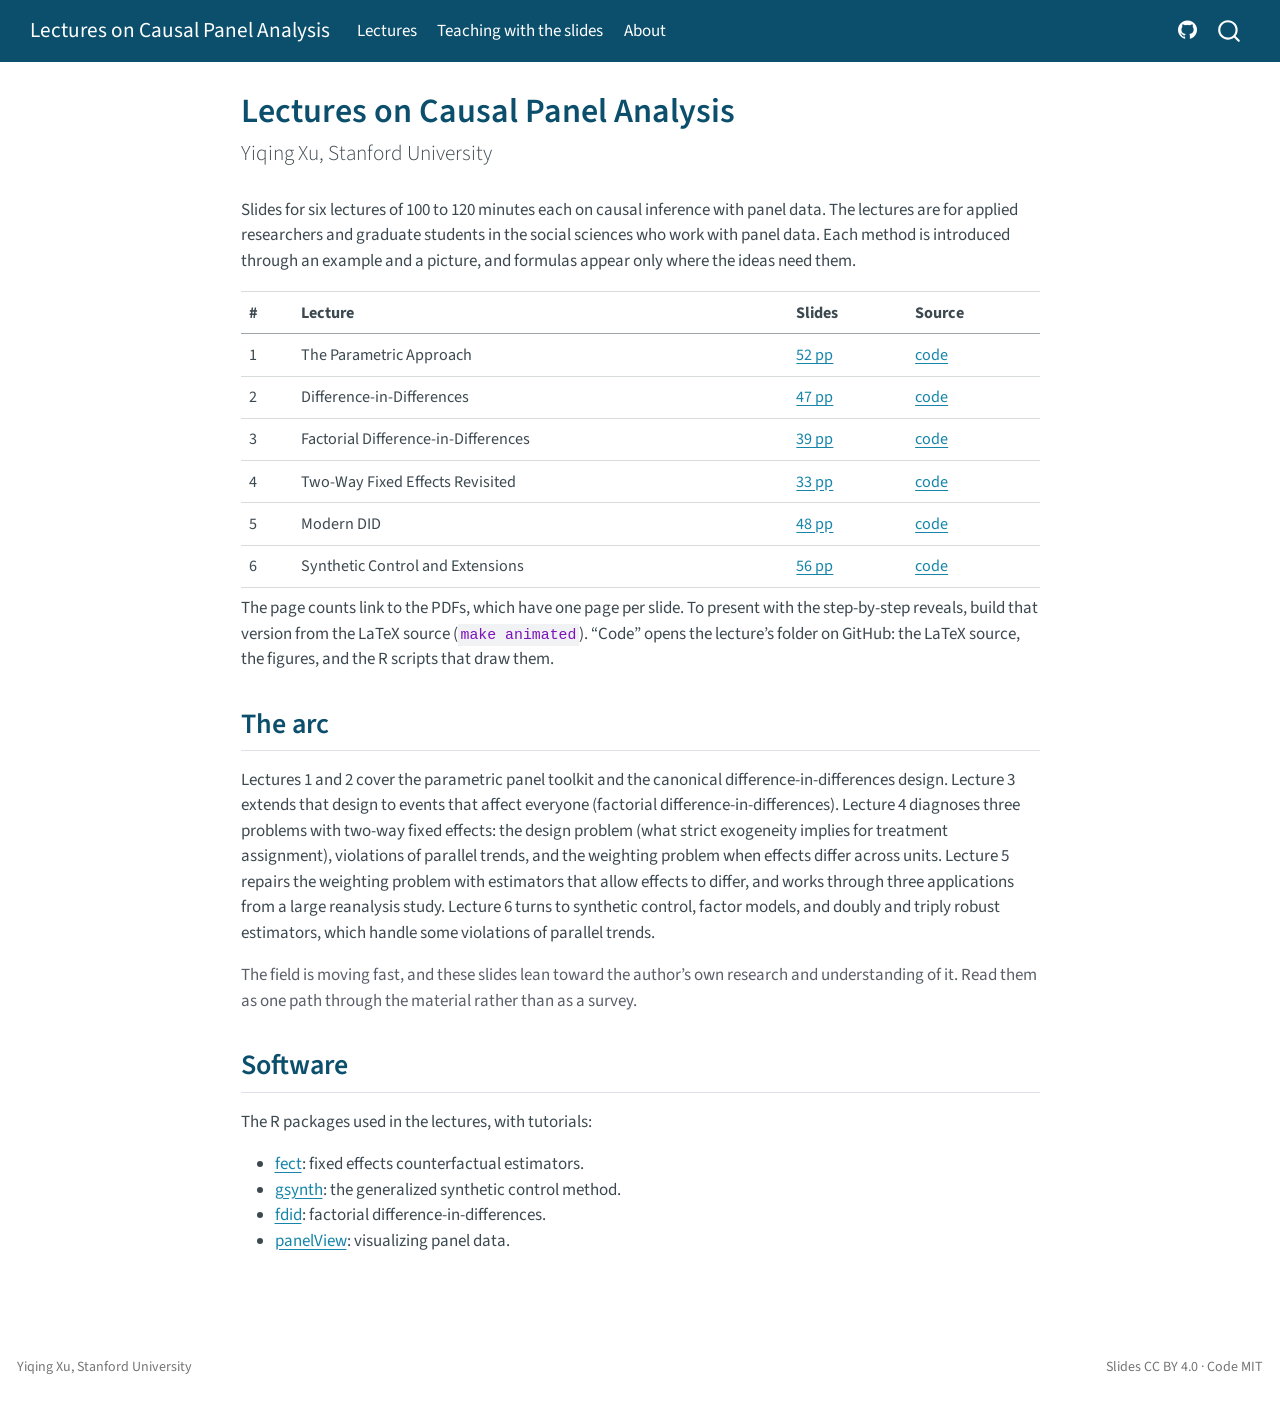
<file: docs/index.html>
<!DOCTYPE html>
<html xmlns="http://www.w3.org/1999/xhtml" lang="en" xml:lang="en"><head>

<meta charset="utf-8">
<meta name="generator" content="quarto-1.8.27">

<meta name="viewport" content="width=device-width, initial-scale=1.0, user-scalable=yes">


<title>Lectures on Causal Panel Analysis</title>
<style>
code{white-space: pre-wrap;}
span.smallcaps{font-variant: small-caps;}
div.columns{display: flex; gap: min(4vw, 1.5em);}
div.column{flex: auto; overflow-x: auto;}
div.hanging-indent{margin-left: 1.5em; text-indent: -1.5em;}
ul.task-list{list-style: none;}
ul.task-list li input[type="checkbox"] {
  width: 0.8em;
  margin: 0 0.8em 0.2em -1em; /* quarto-specific, see https://github.com/quarto-dev/quarto-cli/issues/4556 */ 
  vertical-align: middle;
}
</style>


<script src="site_libs/quarto-nav/quarto-nav.js"></script>
<script src="site_libs/quarto-nav/headroom.min.js"></script>
<script src="site_libs/clipboard/clipboard.min.js"></script>
<script src="site_libs/quarto-search/autocomplete.umd.js"></script>
<script src="site_libs/quarto-search/fuse.min.js"></script>
<script src="site_libs/quarto-search/quarto-search.js"></script>
<meta name="quarto:offset" content="./">
<script src="site_libs/quarto-html/quarto.js" type="module"></script>
<script src="site_libs/quarto-html/tabsets/tabsets.js" type="module"></script>
<script src="site_libs/quarto-html/axe/axe-check.js" type="module"></script>
<script src="site_libs/quarto-html/popper.min.js"></script>
<script src="site_libs/quarto-html/tippy.umd.min.js"></script>
<script src="site_libs/quarto-html/anchor.min.js"></script>
<link href="site_libs/quarto-html/tippy.css" rel="stylesheet">
<link href="site_libs/quarto-html/quarto-syntax-highlighting-ed96de9b727972fe78a7b5d16c58bf87.css" rel="stylesheet" id="quarto-text-highlighting-styles">
<script src="site_libs/bootstrap/bootstrap.min.js"></script>
<link href="site_libs/bootstrap/bootstrap-icons.css" rel="stylesheet">
<link href="site_libs/bootstrap/bootstrap-78ea533cc05f068583184521e88d4145.min.css" rel="stylesheet" append-hash="true" id="quarto-bootstrap" data-mode="light">
<script id="quarto-search-options" type="application/json">{
  "location": "navbar",
  "copy-button": false,
  "collapse-after": 3,
  "panel-placement": "end",
  "type": "overlay",
  "limit": 50,
  "keyboard-shortcut": [
    "f",
    "/",
    "s"
  ],
  "show-item-context": false,
  "language": {
    "search-no-results-text": "No results",
    "search-matching-documents-text": "matching documents",
    "search-copy-link-title": "Copy link to search",
    "search-hide-matches-text": "Hide additional matches",
    "search-more-match-text": "more match in this document",
    "search-more-matches-text": "more matches in this document",
    "search-clear-button-title": "Clear",
    "search-text-placeholder": "",
    "search-detached-cancel-button-title": "Cancel",
    "search-submit-button-title": "Submit",
    "search-label": "Search"
  }
}</script>


</head>

<body class="nav-fixed fullcontent quarto-light">

<div id="quarto-search-results"></div>
  <header id="quarto-header" class="headroom fixed-top">
    <nav class="navbar navbar-expand-lg " data-bs-theme="dark">
      <div class="navbar-container container-fluid">
      <div class="navbar-brand-container mx-auto">
    <a class="navbar-brand" href="./index.html">
    <span class="navbar-title">Lectures on Causal Panel Analysis</span>
    </a>
  </div>
            <div id="quarto-search" class="" title="Search"></div>
          <button class="navbar-toggler" type="button" data-bs-toggle="collapse" data-bs-target="#navbarCollapse" aria-controls="navbarCollapse" role="menu" aria-expanded="false" aria-label="Toggle navigation" onclick="if (window.quartoToggleHeadroom) { window.quartoToggleHeadroom(); }">
  <span class="navbar-toggler-icon"></span>
</button>
          <div class="collapse navbar-collapse" id="navbarCollapse">
            <ul class="navbar-nav navbar-nav-scroll me-auto">
  <li class="nav-item">
    <a class="nav-link active" href="./index.html" aria-current="page"> 
<span class="menu-text">Lectures</span></a>
  </li>  
  <li class="nav-item">
    <a class="nav-link" href="./teaching.html"> 
<span class="menu-text">Teaching with the slides</span></a>
  </li>  
  <li class="nav-item">
    <a class="nav-link" href="./about.html"> 
<span class="menu-text">About</span></a>
  </li>  
</ul>
            <ul class="navbar-nav navbar-nav-scroll ms-auto">
  <li class="nav-item compact">
    <a class="nav-link" href="https://github.com/xuyiqing/panel-lectures"> <i class="bi bi-github" role="img" aria-label="GitHub repository">
</i> 
<span class="menu-text"></span></a>
  </li>  
</ul>
          </div> <!-- /navcollapse -->
            <div class="quarto-navbar-tools">
</div>
      </div> <!-- /container-fluid -->
    </nav>
</header>
<!-- content -->
<div id="quarto-content" class="quarto-container page-columns page-rows-contents page-layout-article page-navbar">
<!-- sidebar -->
<!-- margin-sidebar -->
    
<!-- main -->
<main class="content" id="quarto-document-content">

<header id="title-block-header" class="quarto-title-block default">
<div class="quarto-title">
<h1 class="title">Lectures on Causal Panel Analysis</h1>
<p class="subtitle lead">Yiqing Xu, Stanford University</p>
</div>



<div class="quarto-title-meta">

    
  
    
  </div>
  


</header>


<p>Slides for six lectures of 100 to 120 minutes each on causal inference with panel data. The lectures are for applied researchers and graduate students in the social sciences who work with panel data. Each method is introduced through an example and a picture, and formulas appear only where the ideas need them.</p>
<table class="caption-top table">
<thead>
<tr class="header">
<th>#</th>
<th>Lecture</th>
<th>Slides</th>
<th>Source</th>
</tr>
</thead>
<tbody>
<tr class="odd">
<td>1</td>
<td>The Parametric Approach</td>
<td><a href="https://yiqingxu.org/public/panel-lectures/handout/Xu_1parametric_handout.pdf">52 pp</a></td>
<td><a href="https://github.com/xuyiqing/panel-lectures/tree/main/01-parametric">code</a></td>
</tr>
<tr class="even">
<td>2</td>
<td>Difference-in-Differences</td>
<td><a href="https://yiqingxu.org/public/panel-lectures/handout/Xu_2did_handout.pdf">47 pp</a></td>
<td><a href="https://github.com/xuyiqing/panel-lectures/tree/main/02-did">code</a></td>
</tr>
<tr class="odd">
<td>3</td>
<td>Factorial Difference-in-Differences</td>
<td><a href="https://yiqingxu.org/public/panel-lectures/handout/Xu_3fdid_handout.pdf">39 pp</a></td>
<td><a href="https://github.com/xuyiqing/panel-lectures/tree/main/03-fdid">code</a></td>
</tr>
<tr class="even">
<td>4</td>
<td>Two-Way Fixed Effects Revisited</td>
<td><a href="https://yiqingxu.org/public/panel-lectures/handout/Xu_4twfe_handout.pdf">33 pp</a></td>
<td><a href="https://github.com/xuyiqing/panel-lectures/tree/main/04-twfe">code</a></td>
</tr>
<tr class="odd">
<td>5</td>
<td>Modern DID</td>
<td><a href="https://yiqingxu.org/public/panel-lectures/handout/Xu_5modern_handout.pdf">48 pp</a></td>
<td><a href="https://github.com/xuyiqing/panel-lectures/tree/main/05-modern">code</a></td>
</tr>
<tr class="even">
<td>6</td>
<td>Synthetic Control and Extensions</td>
<td><a href="https://yiqingxu.org/public/panel-lectures/handout/Xu_6synth_handout.pdf">56 pp</a></td>
<td><a href="https://github.com/xuyiqing/panel-lectures/tree/main/06-synth">code</a></td>
</tr>
</tbody>
</table>
<p>The page counts link to the PDFs, which have one page per slide. To present with the step-by-step reveals, build that version from the LaTeX source (<code>make animated</code>). “Code” opens the lecture’s folder on GitHub: the LaTeX source, the figures, and the R scripts that draw them.</p>
<section id="the-arc" class="level2">
<h2 class="anchored" data-anchor-id="the-arc">The arc</h2>
<p>Lectures 1 and 2 cover the parametric panel toolkit and the canonical difference-in-differences design. Lecture 3 extends that design to events that affect everyone (factorial difference-in-differences). Lecture 4 diagnoses three problems with two-way fixed effects: the design problem (what strict exogeneity implies for treatment assignment), violations of parallel trends, and the weighting problem when effects differ across units. Lecture 5 repairs the weighting problem with estimators that allow effects to differ, and works through three applications from a large reanalysis study. Lecture 6 turns to synthetic control, factor models, and doubly and triply robust estimators, which handle some violations of parallel trends.</p>
<div class="lead-note">
<p>The field is moving fast, and these slides lean toward the author’s own research and understanding of it. Read them as one path through the material rather than as a survey.</p>
</div>
</section>
<section id="software" class="level2">
<h2 class="anchored" data-anchor-id="software">Software</h2>
<p>The R packages used in the lectures, with tutorials:</p>
<ul>
<li><a href="https://yiqingxu.org/packages/fect/">fect</a>: fixed effects counterfactual estimators.</li>
<li><a href="https://yiqingxu.org/packages/gsynth/">gsynth</a>: the generalized synthetic control method.</li>
<li><a href="https://yiqingxu.org/packages/fdid/">fdid</a>: factorial difference-in-differences.</li>
<li><a href="https://yiqingxu.org/packages/panelView/">panelView</a>: visualizing panel data.</li>
</ul>


</section>

</main> <!-- /main -->
<script>
// Every link in the page body opens in a new tab (Yiqing, 2026-10-17), and so do the navbar's
// links to other sites (YouTube, GitHub); the navbar's own pages open in the same tab.
function newTab(a) { a.target = '_blank'; a.rel = 'noopener'; }
document.querySelectorAll('main a[href]').forEach(function (a) {
  var h = a.getAttribute('href');
  if (h && h.charAt(0) !== '#') newTab(a);
});
document.querySelectorAll('.navbar a[href]').forEach(function (a) {
  if (a.host && a.host !== location.host) newTab(a);
});
</script>
<script id="quarto-html-after-body" type="application/javascript">
  window.document.addEventListener("DOMContentLoaded", function (event) {
    const icon = "";
    const anchorJS = new window.AnchorJS();
    anchorJS.options = {
      placement: 'right',
      icon: icon
    };
    anchorJS.add('.anchored');
    const isCodeAnnotation = (el) => {
      for (const clz of el.classList) {
        if (clz.startsWith('code-annotation-')) {                     
          return true;
        }
      }
      return false;
    }
    const onCopySuccess = function(e) {
      // button target
      const button = e.trigger;
      // don't keep focus
      button.blur();
      // flash "checked"
      button.classList.add('code-copy-button-checked');
      var currentTitle = button.getAttribute("title");
      button.setAttribute("title", "Copied!");
      let tooltip;
      if (window.bootstrap) {
        button.setAttribute("data-bs-toggle", "tooltip");
        button.setAttribute("data-bs-placement", "left");
        button.setAttribute("data-bs-title", "Copied!");
        tooltip = new bootstrap.Tooltip(button, 
          { trigger: "manual", 
            customClass: "code-copy-button-tooltip",
            offset: [0, -8]});
        tooltip.show();    
      }
      setTimeout(function() {
        if (tooltip) {
          tooltip.hide();
          button.removeAttribute("data-bs-title");
          button.removeAttribute("data-bs-toggle");
          button.removeAttribute("data-bs-placement");
        }
        button.setAttribute("title", currentTitle);
        button.classList.remove('code-copy-button-checked');
      }, 1000);
      // clear code selection
      e.clearSelection();
    }
    const getTextToCopy = function(trigger) {
      const outerScaffold = trigger.parentElement.cloneNode(true);
      const codeEl = outerScaffold.querySelector('code');
      for (const childEl of codeEl.children) {
        if (isCodeAnnotation(childEl)) {
          childEl.remove();
        }
      }
      return codeEl.innerText;
    }
    const clipboard = new window.ClipboardJS('.code-copy-button:not([data-in-quarto-modal])', {
      text: getTextToCopy
    });
    clipboard.on('success', onCopySuccess);
    if (window.document.getElementById('quarto-embedded-source-code-modal')) {
      const clipboardModal = new window.ClipboardJS('.code-copy-button[data-in-quarto-modal]', {
        text: getTextToCopy,
        container: window.document.getElementById('quarto-embedded-source-code-modal')
      });
      clipboardModal.on('success', onCopySuccess);
    }
      var localhostRegex = new RegExp(/^(?:http|https):\/\/localhost\:?[0-9]*\//);
      var mailtoRegex = new RegExp(/^mailto:/);
        var filterRegex = new RegExp("https:\/\/teaching\.yiqingxu\.org\/panel-lectures\/");
      var isInternal = (href) => {
          return filterRegex.test(href) || localhostRegex.test(href) || mailtoRegex.test(href);
      }
      // Inspect non-navigation links and adorn them if external
     var links = window.document.querySelectorAll('a[href]:not(.nav-link):not(.navbar-brand):not(.toc-action):not(.sidebar-link):not(.sidebar-item-toggle):not(.pagination-link):not(.no-external):not([aria-hidden]):not(.dropdown-item):not(.quarto-navigation-tool):not(.about-link)');
      for (var i=0; i<links.length; i++) {
        const link = links[i];
        if (!isInternal(link.href)) {
          // undo the damage that might have been done by quarto-nav.js in the case of
          // links that we want to consider external
          if (link.dataset.originalHref !== undefined) {
            link.href = link.dataset.originalHref;
          }
        }
      }
    function tippyHover(el, contentFn, onTriggerFn, onUntriggerFn) {
      const config = {
        allowHTML: true,
        maxWidth: 500,
        delay: 100,
        arrow: false,
        appendTo: function(el) {
            return el.parentElement;
        },
        interactive: true,
        interactiveBorder: 10,
        theme: 'quarto',
        placement: 'bottom-start',
      };
      if (contentFn) {
        config.content = contentFn;
      }
      if (onTriggerFn) {
        config.onTrigger = onTriggerFn;
      }
      if (onUntriggerFn) {
        config.onUntrigger = onUntriggerFn;
      }
      window.tippy(el, config); 
    }
    const noterefs = window.document.querySelectorAll('a[role="doc-noteref"]');
    for (var i=0; i<noterefs.length; i++) {
      const ref = noterefs[i];
      tippyHover(ref, function() {
        // use id or data attribute instead here
        let href = ref.getAttribute('data-footnote-href') || ref.getAttribute('href');
        try { href = new URL(href).hash; } catch {}
        const id = href.replace(/^#\/?/, "");
        const note = window.document.getElementById(id);
        if (note) {
          return note.innerHTML;
        } else {
          return "";
        }
      });
    }
    const xrefs = window.document.querySelectorAll('a.quarto-xref');
    const processXRef = (id, note) => {
      // Strip column container classes
      const stripColumnClz = (el) => {
        el.classList.remove("page-full", "page-columns");
        if (el.children) {
          for (const child of el.children) {
            stripColumnClz(child);
          }
        }
      }
      stripColumnClz(note)
      if (id === null || id.startsWith('sec-')) {
        // Special case sections, only their first couple elements
        const container = document.createElement("div");
        if (note.children && note.children.length > 2) {
          container.appendChild(note.children[0].cloneNode(true));
          for (let i = 1; i < note.children.length; i++) {
            const child = note.children[i];
            if (child.tagName === "P" && child.innerText === "") {
              continue;
            } else {
              container.appendChild(child.cloneNode(true));
              break;
            }
          }
          if (window.Quarto?.typesetMath) {
            window.Quarto.typesetMath(container);
          }
          return container.innerHTML
        } else {
          if (window.Quarto?.typesetMath) {
            window.Quarto.typesetMath(note);
          }
          return note.innerHTML;
        }
      } else {
        // Remove any anchor links if they are present
        const anchorLink = note.querySelector('a.anchorjs-link');
        if (anchorLink) {
          anchorLink.remove();
        }
        if (window.Quarto?.typesetMath) {
          window.Quarto.typesetMath(note);
        }
        if (note.classList.contains("callout")) {
          return note.outerHTML;
        } else {
          return note.innerHTML;
        }
      }
    }
    for (var i=0; i<xrefs.length; i++) {
      const xref = xrefs[i];
      tippyHover(xref, undefined, function(instance) {
        instance.disable();
        let url = xref.getAttribute('href');
        let hash = undefined; 
        if (url.startsWith('#')) {
          hash = url;
        } else {
          try { hash = new URL(url).hash; } catch {}
        }
        if (hash) {
          const id = hash.replace(/^#\/?/, "");
          const note = window.document.getElementById(id);
          if (note !== null) {
            try {
              const html = processXRef(id, note.cloneNode(true));
              instance.setContent(html);
            } finally {
              instance.enable();
              instance.show();
            }
          } else {
            // See if we can fetch this
            fetch(url.split('#')[0])
            .then(res => res.text())
            .then(html => {
              const parser = new DOMParser();
              const htmlDoc = parser.parseFromString(html, "text/html");
              const note = htmlDoc.getElementById(id);
              if (note !== null) {
                const html = processXRef(id, note);
                instance.setContent(html);
              } 
            }).finally(() => {
              instance.enable();
              instance.show();
            });
          }
        } else {
          // See if we can fetch a full url (with no hash to target)
          // This is a special case and we should probably do some content thinning / targeting
          fetch(url)
          .then(res => res.text())
          .then(html => {
            const parser = new DOMParser();
            const htmlDoc = parser.parseFromString(html, "text/html");
            const note = htmlDoc.querySelector('main.content');
            if (note !== null) {
              // This should only happen for chapter cross references
              // (since there is no id in the URL)
              // remove the first header
              if (note.children.length > 0 && note.children[0].tagName === "HEADER") {
                note.children[0].remove();
              }
              const html = processXRef(null, note);
              instance.setContent(html);
            } 
          }).finally(() => {
            instance.enable();
            instance.show();
          });
        }
      }, function(instance) {
      });
    }
        let selectedAnnoteEl;
        const selectorForAnnotation = ( cell, annotation) => {
          let cellAttr = 'data-code-cell="' + cell + '"';
          let lineAttr = 'data-code-annotation="' +  annotation + '"';
          const selector = 'span[' + cellAttr + '][' + lineAttr + ']';
          return selector;
        }
        const selectCodeLines = (annoteEl) => {
          const doc = window.document;
          const targetCell = annoteEl.getAttribute("data-target-cell");
          const targetAnnotation = annoteEl.getAttribute("data-target-annotation");
          const annoteSpan = window.document.querySelector(selectorForAnnotation(targetCell, targetAnnotation));
          const lines = annoteSpan.getAttribute("data-code-lines").split(",");
          const lineIds = lines.map((line) => {
            return targetCell + "-" + line;
          })
          let top = null;
          let height = null;
          let parent = null;
          if (lineIds.length > 0) {
              //compute the position of the single el (top and bottom and make a div)
              const el = window.document.getElementById(lineIds[0]);
              top = el.offsetTop;
              height = el.offsetHeight;
              parent = el.parentElement.parentElement;
            if (lineIds.length > 1) {
              const lastEl = window.document.getElementById(lineIds[lineIds.length - 1]);
              const bottom = lastEl.offsetTop + lastEl.offsetHeight;
              height = bottom - top;
            }
            if (top !== null && height !== null && parent !== null) {
              // cook up a div (if necessary) and position it 
              let div = window.document.getElementById("code-annotation-line-highlight");
              if (div === null) {
                div = window.document.createElement("div");
                div.setAttribute("id", "code-annotation-line-highlight");
                div.style.position = 'absolute';
                parent.appendChild(div);
              }
              div.style.top = top - 2 + "px";
              div.style.height = height + 4 + "px";
              div.style.left = 0;
              let gutterDiv = window.document.getElementById("code-annotation-line-highlight-gutter");
              if (gutterDiv === null) {
                gutterDiv = window.document.createElement("div");
                gutterDiv.setAttribute("id", "code-annotation-line-highlight-gutter");
                gutterDiv.style.position = 'absolute';
                const codeCell = window.document.getElementById(targetCell);
                const gutter = codeCell.querySelector('.code-annotation-gutter');
                gutter.appendChild(gutterDiv);
              }
              gutterDiv.style.top = top - 2 + "px";
              gutterDiv.style.height = height + 4 + "px";
            }
            selectedAnnoteEl = annoteEl;
          }
        };
        const unselectCodeLines = () => {
          const elementsIds = ["code-annotation-line-highlight", "code-annotation-line-highlight-gutter"];
          elementsIds.forEach((elId) => {
            const div = window.document.getElementById(elId);
            if (div) {
              div.remove();
            }
          });
          selectedAnnoteEl = undefined;
        };
          // Handle positioning of the toggle
      window.addEventListener(
        "resize",
        throttle(() => {
          elRect = undefined;
          if (selectedAnnoteEl) {
            selectCodeLines(selectedAnnoteEl);
          }
        }, 10)
      );
      function throttle(fn, ms) {
      let throttle = false;
      let timer;
        return (...args) => {
          if(!throttle) { // first call gets through
              fn.apply(this, args);
              throttle = true;
          } else { // all the others get throttled
              if(timer) clearTimeout(timer); // cancel #2
              timer = setTimeout(() => {
                fn.apply(this, args);
                timer = throttle = false;
              }, ms);
          }
        };
      }
        // Attach click handler to the DT
        const annoteDls = window.document.querySelectorAll('dt[data-target-cell]');
        for (const annoteDlNode of annoteDls) {
          annoteDlNode.addEventListener('click', (event) => {
            const clickedEl = event.target;
            if (clickedEl !== selectedAnnoteEl) {
              unselectCodeLines();
              const activeEl = window.document.querySelector('dt[data-target-cell].code-annotation-active');
              if (activeEl) {
                activeEl.classList.remove('code-annotation-active');
              }
              selectCodeLines(clickedEl);
              clickedEl.classList.add('code-annotation-active');
            } else {
              // Unselect the line
              unselectCodeLines();
              clickedEl.classList.remove('code-annotation-active');
            }
          });
        }
    const findCites = (el) => {
      const parentEl = el.parentElement;
      if (parentEl) {
        const cites = parentEl.dataset.cites;
        if (cites) {
          return {
            el,
            cites: cites.split(' ')
          };
        } else {
          return findCites(el.parentElement)
        }
      } else {
        return undefined;
      }
    };
    var bibliorefs = window.document.querySelectorAll('a[role="doc-biblioref"]');
    for (var i=0; i<bibliorefs.length; i++) {
      const ref = bibliorefs[i];
      const citeInfo = findCites(ref);
      if (citeInfo) {
        tippyHover(citeInfo.el, function() {
          var popup = window.document.createElement('div');
          citeInfo.cites.forEach(function(cite) {
            var citeDiv = window.document.createElement('div');
            citeDiv.classList.add('hanging-indent');
            citeDiv.classList.add('csl-entry');
            var biblioDiv = window.document.getElementById('ref-' + cite);
            if (biblioDiv) {
              citeDiv.innerHTML = biblioDiv.innerHTML;
            }
            popup.appendChild(citeDiv);
          });
          return popup.innerHTML;
        });
      }
    }
  });
  </script>
</div> <!-- /content -->
<footer class="footer">
  <div class="nav-footer">
    <div class="nav-footer-left">
<p>Yiqing Xu, Stanford University</p>
</div>   
    <div class="nav-footer-center">
      &nbsp;
    </div>
    <div class="nav-footer-right">
<p>Slides CC BY 4.0 · Code MIT</p>
</div>
  </div>
</footer>




</body></html>
</file>
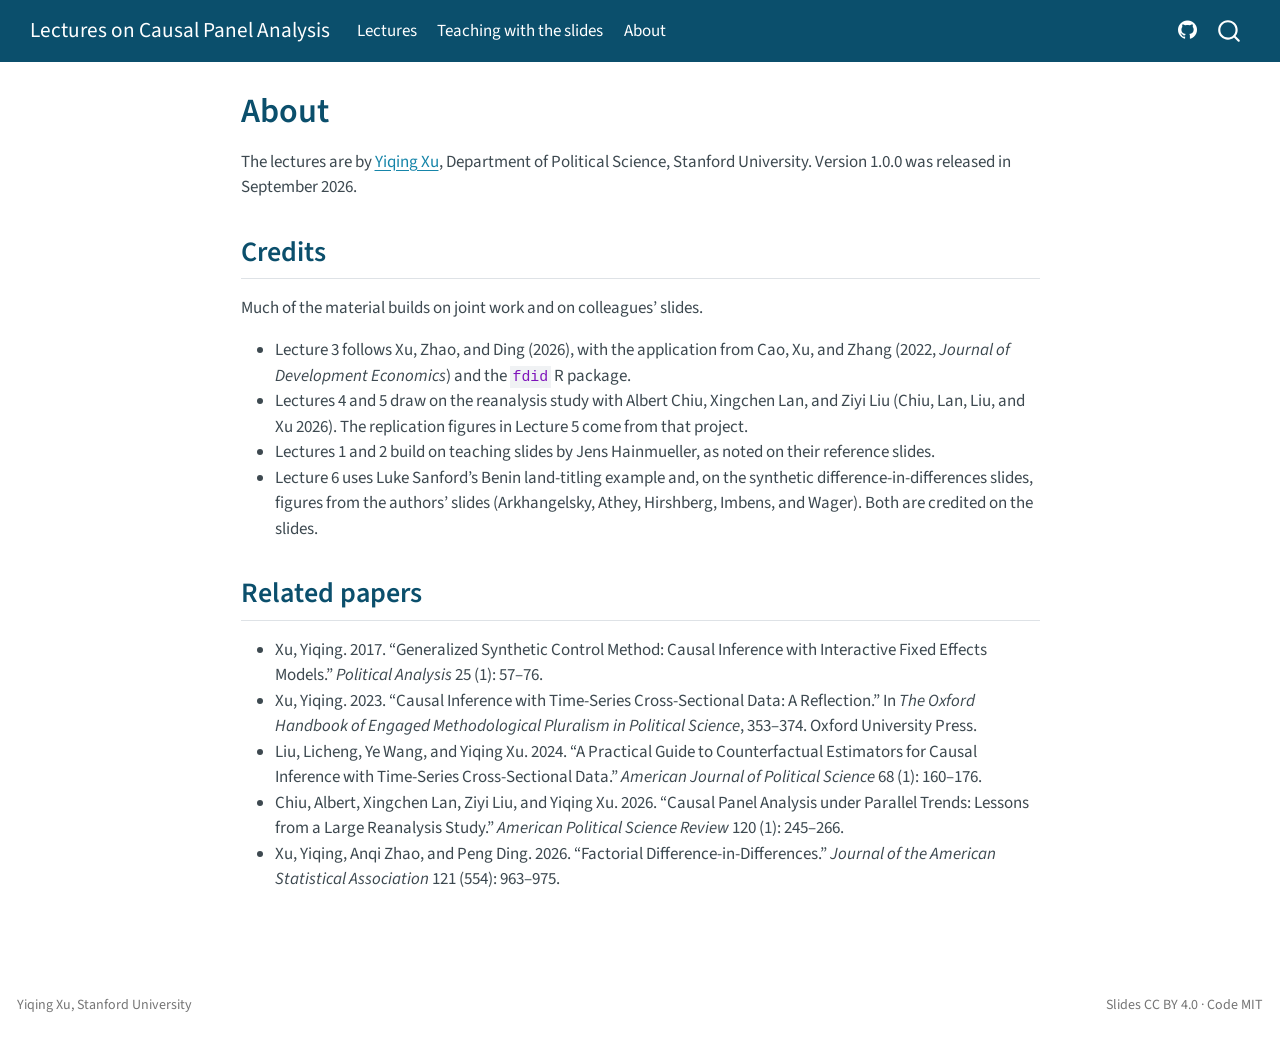
<file: docs/about.html>
<!DOCTYPE html>
<html xmlns="http://www.w3.org/1999/xhtml" lang="en" xml:lang="en"><head>

<meta charset="utf-8">
<meta name="generator" content="quarto-1.8.27">

<meta name="viewport" content="width=device-width, initial-scale=1.0, user-scalable=yes">


<title>About – Lectures on Causal Panel Analysis</title>
<style>
code{white-space: pre-wrap;}
span.smallcaps{font-variant: small-caps;}
div.columns{display: flex; gap: min(4vw, 1.5em);}
div.column{flex: auto; overflow-x: auto;}
div.hanging-indent{margin-left: 1.5em; text-indent: -1.5em;}
ul.task-list{list-style: none;}
ul.task-list li input[type="checkbox"] {
  width: 0.8em;
  margin: 0 0.8em 0.2em -1em; /* quarto-specific, see https://github.com/quarto-dev/quarto-cli/issues/4556 */ 
  vertical-align: middle;
}
</style>


<script src="site_libs/quarto-nav/quarto-nav.js"></script>
<script src="site_libs/quarto-nav/headroom.min.js"></script>
<script src="site_libs/clipboard/clipboard.min.js"></script>
<script src="site_libs/quarto-search/autocomplete.umd.js"></script>
<script src="site_libs/quarto-search/fuse.min.js"></script>
<script src="site_libs/quarto-search/quarto-search.js"></script>
<meta name="quarto:offset" content="./">
<script src="site_libs/quarto-html/quarto.js" type="module"></script>
<script src="site_libs/quarto-html/tabsets/tabsets.js" type="module"></script>
<script src="site_libs/quarto-html/axe/axe-check.js" type="module"></script>
<script src="site_libs/quarto-html/popper.min.js"></script>
<script src="site_libs/quarto-html/tippy.umd.min.js"></script>
<script src="site_libs/quarto-html/anchor.min.js"></script>
<link href="site_libs/quarto-html/tippy.css" rel="stylesheet">
<link href="site_libs/quarto-html/quarto-syntax-highlighting-ed96de9b727972fe78a7b5d16c58bf87.css" rel="stylesheet" id="quarto-text-highlighting-styles">
<script src="site_libs/bootstrap/bootstrap.min.js"></script>
<link href="site_libs/bootstrap/bootstrap-icons.css" rel="stylesheet">
<link href="site_libs/bootstrap/bootstrap-78ea533cc05f068583184521e88d4145.min.css" rel="stylesheet" append-hash="true" id="quarto-bootstrap" data-mode="light">
<script id="quarto-search-options" type="application/json">{
  "location": "navbar",
  "copy-button": false,
  "collapse-after": 3,
  "panel-placement": "end",
  "type": "overlay",
  "limit": 50,
  "keyboard-shortcut": [
    "f",
    "/",
    "s"
  ],
  "show-item-context": false,
  "language": {
    "search-no-results-text": "No results",
    "search-matching-documents-text": "matching documents",
    "search-copy-link-title": "Copy link to search",
    "search-hide-matches-text": "Hide additional matches",
    "search-more-match-text": "more match in this document",
    "search-more-matches-text": "more matches in this document",
    "search-clear-button-title": "Clear",
    "search-text-placeholder": "",
    "search-detached-cancel-button-title": "Cancel",
    "search-submit-button-title": "Submit",
    "search-label": "Search"
  }
}</script>


</head>

<body class="nav-fixed fullcontent quarto-light">

<div id="quarto-search-results"></div>
  <header id="quarto-header" class="headroom fixed-top">
    <nav class="navbar navbar-expand-lg " data-bs-theme="dark">
      <div class="navbar-container container-fluid">
      <div class="navbar-brand-container mx-auto">
    <a class="navbar-brand" href="./index.html">
    <span class="navbar-title">Lectures on Causal Panel Analysis</span>
    </a>
  </div>
            <div id="quarto-search" class="" title="Search"></div>
          <button class="navbar-toggler" type="button" data-bs-toggle="collapse" data-bs-target="#navbarCollapse" aria-controls="navbarCollapse" role="menu" aria-expanded="false" aria-label="Toggle navigation" onclick="if (window.quartoToggleHeadroom) { window.quartoToggleHeadroom(); }">
  <span class="navbar-toggler-icon"></span>
</button>
          <div class="collapse navbar-collapse" id="navbarCollapse">
            <ul class="navbar-nav navbar-nav-scroll me-auto">
  <li class="nav-item">
    <a class="nav-link" href="./index.html"> 
<span class="menu-text">Lectures</span></a>
  </li>  
  <li class="nav-item">
    <a class="nav-link" href="./teaching.html"> 
<span class="menu-text">Teaching with the slides</span></a>
  </li>  
  <li class="nav-item">
    <a class="nav-link active" href="./about.html" aria-current="page"> 
<span class="menu-text">About</span></a>
  </li>  
</ul>
            <ul class="navbar-nav navbar-nav-scroll ms-auto">
  <li class="nav-item compact">
    <a class="nav-link" href="https://github.com/xuyiqing/panel-lectures"> <i class="bi bi-github" role="img" aria-label="GitHub repository">
</i> 
<span class="menu-text"></span></a>
  </li>  
</ul>
          </div> <!-- /navcollapse -->
            <div class="quarto-navbar-tools">
</div>
      </div> <!-- /container-fluid -->
    </nav>
</header>
<!-- content -->
<div id="quarto-content" class="quarto-container page-columns page-rows-contents page-layout-article page-navbar">
<!-- sidebar -->
<!-- margin-sidebar -->
    
<!-- main -->
<main class="content" id="quarto-document-content">

<header id="title-block-header" class="quarto-title-block default">
<div class="quarto-title">
<h1 class="title">About</h1>
</div>



<div class="quarto-title-meta">

    
  
    
  </div>
  


</header>


<p>The lectures are by <a href="https://yiqingxu.org">Yiqing Xu</a>, Department of Political Science, Stanford University. Version 1.0.0 was released in September 2026.</p>
<section id="credits" class="level2">
<h2 class="anchored" data-anchor-id="credits">Credits</h2>
<p>Much of the material builds on joint work and on colleagues’ slides.</p>
<ul>
<li>Lecture 3 follows Xu, Zhao, and Ding (2026), with the application from Cao, Xu, and Zhang (2022, <em>Journal of Development Economics</em>) and the <code>fdid</code> R package.</li>
<li>Lectures 4 and 5 draw on the reanalysis study with Albert Chiu, Xingchen Lan, and Ziyi Liu (Chiu, Lan, Liu, and Xu 2026). The replication figures in Lecture 5 come from that project.</li>
<li>Lectures 1 and 2 build on teaching slides by Jens Hainmueller, as noted on their reference slides.</li>
<li>Lecture 6 uses Luke Sanford’s Benin land-titling example and, on the synthetic difference-in-differences slides, figures from the authors’ slides (Arkhangelsky, Athey, Hirshberg, Imbens, and Wager). Both are credited on the slides.</li>
</ul>
</section>
<section id="related-papers" class="level2">
<h2 class="anchored" data-anchor-id="related-papers">Related papers</h2>
<ul>
<li>Xu, Yiqing. 2017. “Generalized Synthetic Control Method: Causal Inference with Interactive Fixed Effects Models.” <em>Political Analysis</em> 25 (1): 57–76.</li>
<li>Xu, Yiqing. 2023. “Causal Inference with Time-Series Cross-Sectional Data: A Reflection.” In <em>The Oxford Handbook of Engaged Methodological Pluralism in Political Science</em>, 353–374. Oxford University Press.</li>
<li>Liu, Licheng, Ye Wang, and Yiqing Xu. 2024. “A Practical Guide to Counterfactual Estimators for Causal Inference with Time-Series Cross-Sectional Data.” <em>American Journal of Political Science</em> 68 (1): 160–176.</li>
<li>Chiu, Albert, Xingchen Lan, Ziyi Liu, and Yiqing Xu. 2026. “Causal Panel Analysis under Parallel Trends: Lessons from a Large Reanalysis Study.” <em>American Political Science Review</em> 120 (1): 245–266.</li>
<li>Xu, Yiqing, Anqi Zhao, and Peng Ding. 2026. “Factorial Difference-in-Differences.” <em>Journal of the American Statistical Association</em> 121 (554): 963–975.</li>
</ul>


</section>

</main> <!-- /main -->
<script>
// Every link in the page body opens in a new tab (Yiqing, 2026-10-17), and so do the navbar's
// links to other sites (YouTube, GitHub); the navbar's own pages open in the same tab.
function newTab(a) { a.target = '_blank'; a.rel = 'noopener'; }
document.querySelectorAll('main a[href]').forEach(function (a) {
  var h = a.getAttribute('href');
  if (h && h.charAt(0) !== '#') newTab(a);
});
document.querySelectorAll('.navbar a[href]').forEach(function (a) {
  if (a.host && a.host !== location.host) newTab(a);
});
</script>
<script id="quarto-html-after-body" type="application/javascript">
  window.document.addEventListener("DOMContentLoaded", function (event) {
    const icon = "";
    const anchorJS = new window.AnchorJS();
    anchorJS.options = {
      placement: 'right',
      icon: icon
    };
    anchorJS.add('.anchored');
    const isCodeAnnotation = (el) => {
      for (const clz of el.classList) {
        if (clz.startsWith('code-annotation-')) {                     
          return true;
        }
      }
      return false;
    }
    const onCopySuccess = function(e) {
      // button target
      const button = e.trigger;
      // don't keep focus
      button.blur();
      // flash "checked"
      button.classList.add('code-copy-button-checked');
      var currentTitle = button.getAttribute("title");
      button.setAttribute("title", "Copied!");
      let tooltip;
      if (window.bootstrap) {
        button.setAttribute("data-bs-toggle", "tooltip");
        button.setAttribute("data-bs-placement", "left");
        button.setAttribute("data-bs-title", "Copied!");
        tooltip = new bootstrap.Tooltip(button, 
          { trigger: "manual", 
            customClass: "code-copy-button-tooltip",
            offset: [0, -8]});
        tooltip.show();    
      }
      setTimeout(function() {
        if (tooltip) {
          tooltip.hide();
          button.removeAttribute("data-bs-title");
          button.removeAttribute("data-bs-toggle");
          button.removeAttribute("data-bs-placement");
        }
        button.setAttribute("title", currentTitle);
        button.classList.remove('code-copy-button-checked');
      }, 1000);
      // clear code selection
      e.clearSelection();
    }
    const getTextToCopy = function(trigger) {
      const outerScaffold = trigger.parentElement.cloneNode(true);
      const codeEl = outerScaffold.querySelector('code');
      for (const childEl of codeEl.children) {
        if (isCodeAnnotation(childEl)) {
          childEl.remove();
        }
      }
      return codeEl.innerText;
    }
    const clipboard = new window.ClipboardJS('.code-copy-button:not([data-in-quarto-modal])', {
      text: getTextToCopy
    });
    clipboard.on('success', onCopySuccess);
    if (window.document.getElementById('quarto-embedded-source-code-modal')) {
      const clipboardModal = new window.ClipboardJS('.code-copy-button[data-in-quarto-modal]', {
        text: getTextToCopy,
        container: window.document.getElementById('quarto-embedded-source-code-modal')
      });
      clipboardModal.on('success', onCopySuccess);
    }
      var localhostRegex = new RegExp(/^(?:http|https):\/\/localhost\:?[0-9]*\//);
      var mailtoRegex = new RegExp(/^mailto:/);
        var filterRegex = new RegExp("https:\/\/teaching\.yiqingxu\.org\/panel-lectures\/");
      var isInternal = (href) => {
          return filterRegex.test(href) || localhostRegex.test(href) || mailtoRegex.test(href);
      }
      // Inspect non-navigation links and adorn them if external
     var links = window.document.querySelectorAll('a[href]:not(.nav-link):not(.navbar-brand):not(.toc-action):not(.sidebar-link):not(.sidebar-item-toggle):not(.pagination-link):not(.no-external):not([aria-hidden]):not(.dropdown-item):not(.quarto-navigation-tool):not(.about-link)');
      for (var i=0; i<links.length; i++) {
        const link = links[i];
        if (!isInternal(link.href)) {
          // undo the damage that might have been done by quarto-nav.js in the case of
          // links that we want to consider external
          if (link.dataset.originalHref !== undefined) {
            link.href = link.dataset.originalHref;
          }
        }
      }
    function tippyHover(el, contentFn, onTriggerFn, onUntriggerFn) {
      const config = {
        allowHTML: true,
        maxWidth: 500,
        delay: 100,
        arrow: false,
        appendTo: function(el) {
            return el.parentElement;
        },
        interactive: true,
        interactiveBorder: 10,
        theme: 'quarto',
        placement: 'bottom-start',
      };
      if (contentFn) {
        config.content = contentFn;
      }
      if (onTriggerFn) {
        config.onTrigger = onTriggerFn;
      }
      if (onUntriggerFn) {
        config.onUntrigger = onUntriggerFn;
      }
      window.tippy(el, config); 
    }
    const noterefs = window.document.querySelectorAll('a[role="doc-noteref"]');
    for (var i=0; i<noterefs.length; i++) {
      const ref = noterefs[i];
      tippyHover(ref, function() {
        // use id or data attribute instead here
        let href = ref.getAttribute('data-footnote-href') || ref.getAttribute('href');
        try { href = new URL(href).hash; } catch {}
        const id = href.replace(/^#\/?/, "");
        const note = window.document.getElementById(id);
        if (note) {
          return note.innerHTML;
        } else {
          return "";
        }
      });
    }
    const xrefs = window.document.querySelectorAll('a.quarto-xref');
    const processXRef = (id, note) => {
      // Strip column container classes
      const stripColumnClz = (el) => {
        el.classList.remove("page-full", "page-columns");
        if (el.children) {
          for (const child of el.children) {
            stripColumnClz(child);
          }
        }
      }
      stripColumnClz(note)
      if (id === null || id.startsWith('sec-')) {
        // Special case sections, only their first couple elements
        const container = document.createElement("div");
        if (note.children && note.children.length > 2) {
          container.appendChild(note.children[0].cloneNode(true));
          for (let i = 1; i < note.children.length; i++) {
            const child = note.children[i];
            if (child.tagName === "P" && child.innerText === "") {
              continue;
            } else {
              container.appendChild(child.cloneNode(true));
              break;
            }
          }
          if (window.Quarto?.typesetMath) {
            window.Quarto.typesetMath(container);
          }
          return container.innerHTML
        } else {
          if (window.Quarto?.typesetMath) {
            window.Quarto.typesetMath(note);
          }
          return note.innerHTML;
        }
      } else {
        // Remove any anchor links if they are present
        const anchorLink = note.querySelector('a.anchorjs-link');
        if (anchorLink) {
          anchorLink.remove();
        }
        if (window.Quarto?.typesetMath) {
          window.Quarto.typesetMath(note);
        }
        if (note.classList.contains("callout")) {
          return note.outerHTML;
        } else {
          return note.innerHTML;
        }
      }
    }
    for (var i=0; i<xrefs.length; i++) {
      const xref = xrefs[i];
      tippyHover(xref, undefined, function(instance) {
        instance.disable();
        let url = xref.getAttribute('href');
        let hash = undefined; 
        if (url.startsWith('#')) {
          hash = url;
        } else {
          try { hash = new URL(url).hash; } catch {}
        }
        if (hash) {
          const id = hash.replace(/^#\/?/, "");
          const note = window.document.getElementById(id);
          if (note !== null) {
            try {
              const html = processXRef(id, note.cloneNode(true));
              instance.setContent(html);
            } finally {
              instance.enable();
              instance.show();
            }
          } else {
            // See if we can fetch this
            fetch(url.split('#')[0])
            .then(res => res.text())
            .then(html => {
              const parser = new DOMParser();
              const htmlDoc = parser.parseFromString(html, "text/html");
              const note = htmlDoc.getElementById(id);
              if (note !== null) {
                const html = processXRef(id, note);
                instance.setContent(html);
              } 
            }).finally(() => {
              instance.enable();
              instance.show();
            });
          }
        } else {
          // See if we can fetch a full url (with no hash to target)
          // This is a special case and we should probably do some content thinning / targeting
          fetch(url)
          .then(res => res.text())
          .then(html => {
            const parser = new DOMParser();
            const htmlDoc = parser.parseFromString(html, "text/html");
            const note = htmlDoc.querySelector('main.content');
            if (note !== null) {
              // This should only happen for chapter cross references
              // (since there is no id in the URL)
              // remove the first header
              if (note.children.length > 0 && note.children[0].tagName === "HEADER") {
                note.children[0].remove();
              }
              const html = processXRef(null, note);
              instance.setContent(html);
            } 
          }).finally(() => {
            instance.enable();
            instance.show();
          });
        }
      }, function(instance) {
      });
    }
        let selectedAnnoteEl;
        const selectorForAnnotation = ( cell, annotation) => {
          let cellAttr = 'data-code-cell="' + cell + '"';
          let lineAttr = 'data-code-annotation="' +  annotation + '"';
          const selector = 'span[' + cellAttr + '][' + lineAttr + ']';
          return selector;
        }
        const selectCodeLines = (annoteEl) => {
          const doc = window.document;
          const targetCell = annoteEl.getAttribute("data-target-cell");
          const targetAnnotation = annoteEl.getAttribute("data-target-annotation");
          const annoteSpan = window.document.querySelector(selectorForAnnotation(targetCell, targetAnnotation));
          const lines = annoteSpan.getAttribute("data-code-lines").split(",");
          const lineIds = lines.map((line) => {
            return targetCell + "-" + line;
          })
          let top = null;
          let height = null;
          let parent = null;
          if (lineIds.length > 0) {
              //compute the position of the single el (top and bottom and make a div)
              const el = window.document.getElementById(lineIds[0]);
              top = el.offsetTop;
              height = el.offsetHeight;
              parent = el.parentElement.parentElement;
            if (lineIds.length > 1) {
              const lastEl = window.document.getElementById(lineIds[lineIds.length - 1]);
              const bottom = lastEl.offsetTop + lastEl.offsetHeight;
              height = bottom - top;
            }
            if (top !== null && height !== null && parent !== null) {
              // cook up a div (if necessary) and position it 
              let div = window.document.getElementById("code-annotation-line-highlight");
              if (div === null) {
                div = window.document.createElement("div");
                div.setAttribute("id", "code-annotation-line-highlight");
                div.style.position = 'absolute';
                parent.appendChild(div);
              }
              div.style.top = top - 2 + "px";
              div.style.height = height + 4 + "px";
              div.style.left = 0;
              let gutterDiv = window.document.getElementById("code-annotation-line-highlight-gutter");
              if (gutterDiv === null) {
                gutterDiv = window.document.createElement("div");
                gutterDiv.setAttribute("id", "code-annotation-line-highlight-gutter");
                gutterDiv.style.position = 'absolute';
                const codeCell = window.document.getElementById(targetCell);
                const gutter = codeCell.querySelector('.code-annotation-gutter');
                gutter.appendChild(gutterDiv);
              }
              gutterDiv.style.top = top - 2 + "px";
              gutterDiv.style.height = height + 4 + "px";
            }
            selectedAnnoteEl = annoteEl;
          }
        };
        const unselectCodeLines = () => {
          const elementsIds = ["code-annotation-line-highlight", "code-annotation-line-highlight-gutter"];
          elementsIds.forEach((elId) => {
            const div = window.document.getElementById(elId);
            if (div) {
              div.remove();
            }
          });
          selectedAnnoteEl = undefined;
        };
          // Handle positioning of the toggle
      window.addEventListener(
        "resize",
        throttle(() => {
          elRect = undefined;
          if (selectedAnnoteEl) {
            selectCodeLines(selectedAnnoteEl);
          }
        }, 10)
      );
      function throttle(fn, ms) {
      let throttle = false;
      let timer;
        return (...args) => {
          if(!throttle) { // first call gets through
              fn.apply(this, args);
              throttle = true;
          } else { // all the others get throttled
              if(timer) clearTimeout(timer); // cancel #2
              timer = setTimeout(() => {
                fn.apply(this, args);
                timer = throttle = false;
              }, ms);
          }
        };
      }
        // Attach click handler to the DT
        const annoteDls = window.document.querySelectorAll('dt[data-target-cell]');
        for (const annoteDlNode of annoteDls) {
          annoteDlNode.addEventListener('click', (event) => {
            const clickedEl = event.target;
            if (clickedEl !== selectedAnnoteEl) {
              unselectCodeLines();
              const activeEl = window.document.querySelector('dt[data-target-cell].code-annotation-active');
              if (activeEl) {
                activeEl.classList.remove('code-annotation-active');
              }
              selectCodeLines(clickedEl);
              clickedEl.classList.add('code-annotation-active');
            } else {
              // Unselect the line
              unselectCodeLines();
              clickedEl.classList.remove('code-annotation-active');
            }
          });
        }
    const findCites = (el) => {
      const parentEl = el.parentElement;
      if (parentEl) {
        const cites = parentEl.dataset.cites;
        if (cites) {
          return {
            el,
            cites: cites.split(' ')
          };
        } else {
          return findCites(el.parentElement)
        }
      } else {
        return undefined;
      }
    };
    var bibliorefs = window.document.querySelectorAll('a[role="doc-biblioref"]');
    for (var i=0; i<bibliorefs.length; i++) {
      const ref = bibliorefs[i];
      const citeInfo = findCites(ref);
      if (citeInfo) {
        tippyHover(citeInfo.el, function() {
          var popup = window.document.createElement('div');
          citeInfo.cites.forEach(function(cite) {
            var citeDiv = window.document.createElement('div');
            citeDiv.classList.add('hanging-indent');
            citeDiv.classList.add('csl-entry');
            var biblioDiv = window.document.getElementById('ref-' + cite);
            if (biblioDiv) {
              citeDiv.innerHTML = biblioDiv.innerHTML;
            }
            popup.appendChild(citeDiv);
          });
          return popup.innerHTML;
        });
      }
    }
  });
  </script>
</div> <!-- /content -->
<footer class="footer">
  <div class="nav-footer">
    <div class="nav-footer-left">
<p>Yiqing Xu, Stanford University</p>
</div>   
    <div class="nav-footer-center">
      &nbsp;
    </div>
    <div class="nav-footer-right">
<p>Slides CC BY 4.0 · Code MIT</p>
</div>
  </div>
</footer>




</body></html>
</file>
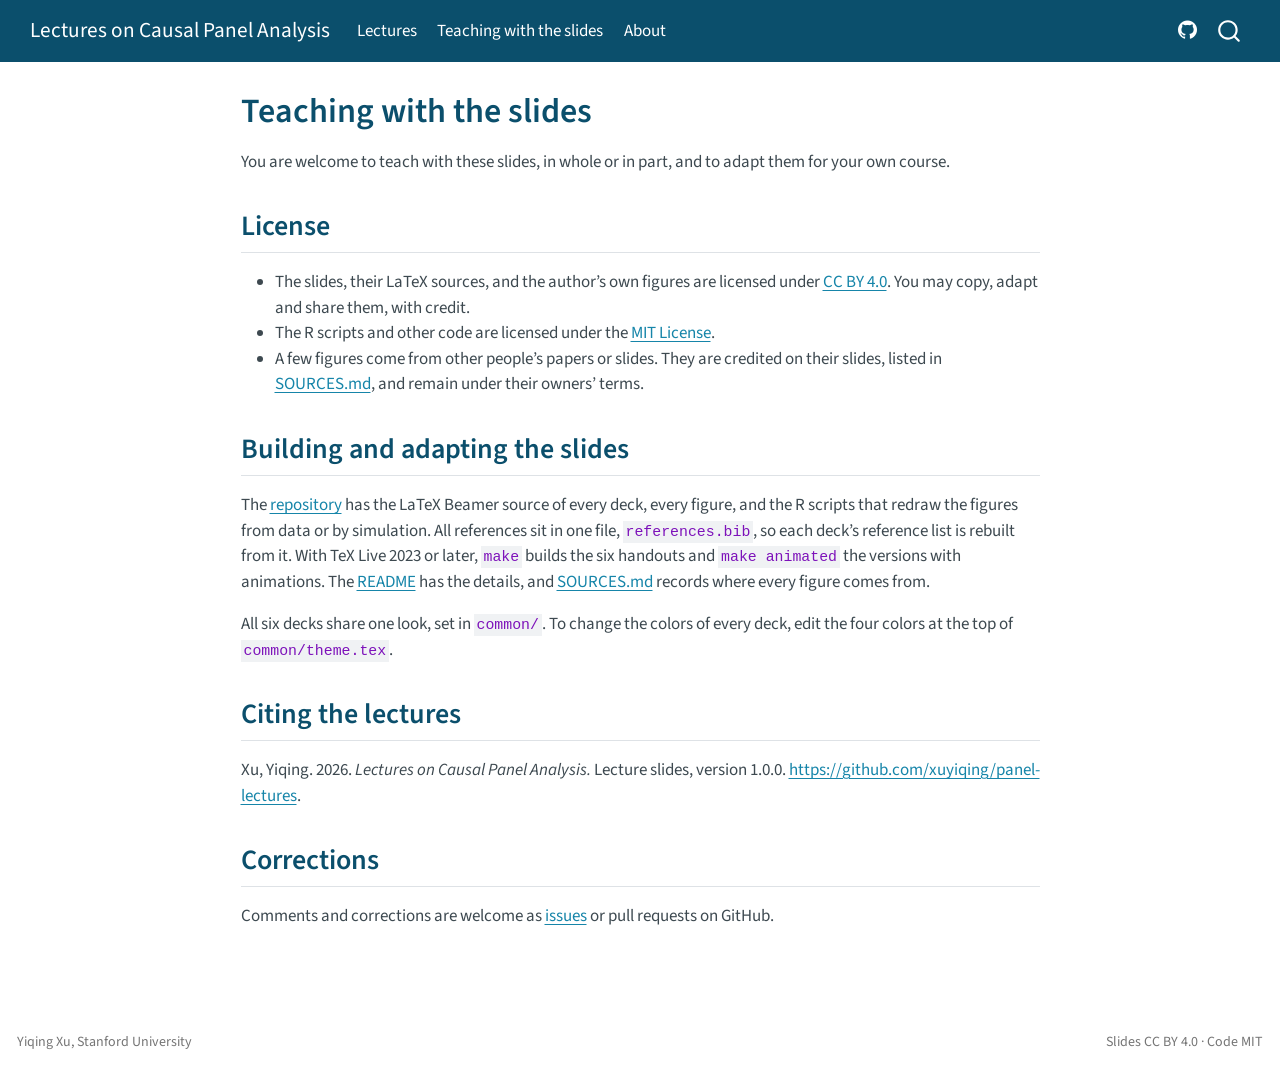
<file: docs/teaching.html>
<!DOCTYPE html>
<html xmlns="http://www.w3.org/1999/xhtml" lang="en" xml:lang="en"><head>

<meta charset="utf-8">
<meta name="generator" content="quarto-1.8.27">

<meta name="viewport" content="width=device-width, initial-scale=1.0, user-scalable=yes">


<title>Teaching with the slides – Lectures on Causal Panel Analysis</title>
<style>
code{white-space: pre-wrap;}
span.smallcaps{font-variant: small-caps;}
div.columns{display: flex; gap: min(4vw, 1.5em);}
div.column{flex: auto; overflow-x: auto;}
div.hanging-indent{margin-left: 1.5em; text-indent: -1.5em;}
ul.task-list{list-style: none;}
ul.task-list li input[type="checkbox"] {
  width: 0.8em;
  margin: 0 0.8em 0.2em -1em; /* quarto-specific, see https://github.com/quarto-dev/quarto-cli/issues/4556 */ 
  vertical-align: middle;
}
</style>


<script src="site_libs/quarto-nav/quarto-nav.js"></script>
<script src="site_libs/quarto-nav/headroom.min.js"></script>
<script src="site_libs/clipboard/clipboard.min.js"></script>
<script src="site_libs/quarto-search/autocomplete.umd.js"></script>
<script src="site_libs/quarto-search/fuse.min.js"></script>
<script src="site_libs/quarto-search/quarto-search.js"></script>
<meta name="quarto:offset" content="./">
<script src="site_libs/quarto-html/quarto.js" type="module"></script>
<script src="site_libs/quarto-html/tabsets/tabsets.js" type="module"></script>
<script src="site_libs/quarto-html/axe/axe-check.js" type="module"></script>
<script src="site_libs/quarto-html/popper.min.js"></script>
<script src="site_libs/quarto-html/tippy.umd.min.js"></script>
<script src="site_libs/quarto-html/anchor.min.js"></script>
<link href="site_libs/quarto-html/tippy.css" rel="stylesheet">
<link href="site_libs/quarto-html/quarto-syntax-highlighting-ed96de9b727972fe78a7b5d16c58bf87.css" rel="stylesheet" id="quarto-text-highlighting-styles">
<script src="site_libs/bootstrap/bootstrap.min.js"></script>
<link href="site_libs/bootstrap/bootstrap-icons.css" rel="stylesheet">
<link href="site_libs/bootstrap/bootstrap-78ea533cc05f068583184521e88d4145.min.css" rel="stylesheet" append-hash="true" id="quarto-bootstrap" data-mode="light">
<script id="quarto-search-options" type="application/json">{
  "location": "navbar",
  "copy-button": false,
  "collapse-after": 3,
  "panel-placement": "end",
  "type": "overlay",
  "limit": 50,
  "keyboard-shortcut": [
    "f",
    "/",
    "s"
  ],
  "show-item-context": false,
  "language": {
    "search-no-results-text": "No results",
    "search-matching-documents-text": "matching documents",
    "search-copy-link-title": "Copy link to search",
    "search-hide-matches-text": "Hide additional matches",
    "search-more-match-text": "more match in this document",
    "search-more-matches-text": "more matches in this document",
    "search-clear-button-title": "Clear",
    "search-text-placeholder": "",
    "search-detached-cancel-button-title": "Cancel",
    "search-submit-button-title": "Submit",
    "search-label": "Search"
  }
}</script>


</head>

<body class="nav-fixed fullcontent quarto-light">

<div id="quarto-search-results"></div>
  <header id="quarto-header" class="headroom fixed-top">
    <nav class="navbar navbar-expand-lg " data-bs-theme="dark">
      <div class="navbar-container container-fluid">
      <div class="navbar-brand-container mx-auto">
    <a class="navbar-brand" href="./index.html">
    <span class="navbar-title">Lectures on Causal Panel Analysis</span>
    </a>
  </div>
            <div id="quarto-search" class="" title="Search"></div>
          <button class="navbar-toggler" type="button" data-bs-toggle="collapse" data-bs-target="#navbarCollapse" aria-controls="navbarCollapse" role="menu" aria-expanded="false" aria-label="Toggle navigation" onclick="if (window.quartoToggleHeadroom) { window.quartoToggleHeadroom(); }">
  <span class="navbar-toggler-icon"></span>
</button>
          <div class="collapse navbar-collapse" id="navbarCollapse">
            <ul class="navbar-nav navbar-nav-scroll me-auto">
  <li class="nav-item">
    <a class="nav-link" href="./index.html"> 
<span class="menu-text">Lectures</span></a>
  </li>  
  <li class="nav-item">
    <a class="nav-link active" href="./teaching.html" aria-current="page"> 
<span class="menu-text">Teaching with the slides</span></a>
  </li>  
  <li class="nav-item">
    <a class="nav-link" href="./about.html"> 
<span class="menu-text">About</span></a>
  </li>  
</ul>
            <ul class="navbar-nav navbar-nav-scroll ms-auto">
  <li class="nav-item compact">
    <a class="nav-link" href="https://github.com/xuyiqing/panel-lectures"> <i class="bi bi-github" role="img" aria-label="GitHub repository">
</i> 
<span class="menu-text"></span></a>
  </li>  
</ul>
          </div> <!-- /navcollapse -->
            <div class="quarto-navbar-tools">
</div>
      </div> <!-- /container-fluid -->
    </nav>
</header>
<!-- content -->
<div id="quarto-content" class="quarto-container page-columns page-rows-contents page-layout-article page-navbar">
<!-- sidebar -->
<!-- margin-sidebar -->
    
<!-- main -->
<main class="content" id="quarto-document-content">

<header id="title-block-header" class="quarto-title-block default">
<div class="quarto-title">
<h1 class="title">Teaching with the slides</h1>
</div>



<div class="quarto-title-meta">

    
  
    
  </div>
  


</header>


<p>You are welcome to teach with these slides, in whole or in part, and to adapt them for your own course.</p>
<section id="license" class="level2">
<h2 class="anchored" data-anchor-id="license">License</h2>
<ul>
<li>The slides, their LaTeX sources, and the author’s own figures are licensed under <a href="https://creativecommons.org/licenses/by/4.0/">CC BY 4.0</a>. You may copy, adapt and share them, with credit.</li>
<li>The R scripts and other code are licensed under the <a href="https://github.com/xuyiqing/panel-lectures/blob/main/LICENSE-CODE">MIT License</a>.</li>
<li>A few figures come from other people’s papers or slides. They are credited on their slides, listed in <a href="https://github.com/xuyiqing/panel-lectures/blob/main/SOURCES.md">SOURCES.md</a>, and remain under their owners’ terms.</li>
</ul>
</section>
<section id="building-and-adapting-the-slides" class="level2">
<h2 class="anchored" data-anchor-id="building-and-adapting-the-slides">Building and adapting the slides</h2>
<p>The <a href="https://github.com/xuyiqing/panel-lectures">repository</a> has the LaTeX Beamer source of every deck, every figure, and the R scripts that redraw the figures from data or by simulation. All references sit in one file, <code>references.bib</code>, so each deck’s reference list is rebuilt from it. With TeX Live 2023 or later, <code>make</code> builds the six handouts and <code>make animated</code> the versions with animations. The <a href="https://github.com/xuyiqing/panel-lectures#readme">README</a> has the details, and <a href="https://github.com/xuyiqing/panel-lectures/blob/main/SOURCES.md">SOURCES.md</a> records where every figure comes from.</p>
<p>All six decks share one look, set in <code>common/</code>. To change the colors of every deck, edit the four colors at the top of <code>common/theme.tex</code>.</p>
</section>
<section id="citing-the-lectures" class="level2">
<h2 class="anchored" data-anchor-id="citing-the-lectures">Citing the lectures</h2>
<p>Xu, Yiqing. 2026. <em>Lectures on Causal Panel Analysis.</em> Lecture slides, version 1.0.0. <a href="https://github.com/xuyiqing/panel-lectures" class="uri">https://github.com/xuyiqing/panel-lectures</a>.</p>
</section>
<section id="corrections" class="level2">
<h2 class="anchored" data-anchor-id="corrections">Corrections</h2>
<p>Comments and corrections are welcome as <a href="https://github.com/xuyiqing/panel-lectures/issues">issues</a> or pull requests on GitHub.</p>


</section>

</main> <!-- /main -->
<script>
// Every link in the page body opens in a new tab (Yiqing, 2026-10-17), and so do the navbar's
// links to other sites (YouTube, GitHub); the navbar's own pages open in the same tab.
function newTab(a) { a.target = '_blank'; a.rel = 'noopener'; }
document.querySelectorAll('main a[href]').forEach(function (a) {
  var h = a.getAttribute('href');
  if (h && h.charAt(0) !== '#') newTab(a);
});
document.querySelectorAll('.navbar a[href]').forEach(function (a) {
  if (a.host && a.host !== location.host) newTab(a);
});
</script>
<script id="quarto-html-after-body" type="application/javascript">
  window.document.addEventListener("DOMContentLoaded", function (event) {
    const icon = "";
    const anchorJS = new window.AnchorJS();
    anchorJS.options = {
      placement: 'right',
      icon: icon
    };
    anchorJS.add('.anchored');
    const isCodeAnnotation = (el) => {
      for (const clz of el.classList) {
        if (clz.startsWith('code-annotation-')) {                     
          return true;
        }
      }
      return false;
    }
    const onCopySuccess = function(e) {
      // button target
      const button = e.trigger;
      // don't keep focus
      button.blur();
      // flash "checked"
      button.classList.add('code-copy-button-checked');
      var currentTitle = button.getAttribute("title");
      button.setAttribute("title", "Copied!");
      let tooltip;
      if (window.bootstrap) {
        button.setAttribute("data-bs-toggle", "tooltip");
        button.setAttribute("data-bs-placement", "left");
        button.setAttribute("data-bs-title", "Copied!");
        tooltip = new bootstrap.Tooltip(button, 
          { trigger: "manual", 
            customClass: "code-copy-button-tooltip",
            offset: [0, -8]});
        tooltip.show();    
      }
      setTimeout(function() {
        if (tooltip) {
          tooltip.hide();
          button.removeAttribute("data-bs-title");
          button.removeAttribute("data-bs-toggle");
          button.removeAttribute("data-bs-placement");
        }
        button.setAttribute("title", currentTitle);
        button.classList.remove('code-copy-button-checked');
      }, 1000);
      // clear code selection
      e.clearSelection();
    }
    const getTextToCopy = function(trigger) {
      const outerScaffold = trigger.parentElement.cloneNode(true);
      const codeEl = outerScaffold.querySelector('code');
      for (const childEl of codeEl.children) {
        if (isCodeAnnotation(childEl)) {
          childEl.remove();
        }
      }
      return codeEl.innerText;
    }
    const clipboard = new window.ClipboardJS('.code-copy-button:not([data-in-quarto-modal])', {
      text: getTextToCopy
    });
    clipboard.on('success', onCopySuccess);
    if (window.document.getElementById('quarto-embedded-source-code-modal')) {
      const clipboardModal = new window.ClipboardJS('.code-copy-button[data-in-quarto-modal]', {
        text: getTextToCopy,
        container: window.document.getElementById('quarto-embedded-source-code-modal')
      });
      clipboardModal.on('success', onCopySuccess);
    }
      var localhostRegex = new RegExp(/^(?:http|https):\/\/localhost\:?[0-9]*\//);
      var mailtoRegex = new RegExp(/^mailto:/);
        var filterRegex = new RegExp("https:\/\/teaching\.yiqingxu\.org\/panel-lectures\/");
      var isInternal = (href) => {
          return filterRegex.test(href) || localhostRegex.test(href) || mailtoRegex.test(href);
      }
      // Inspect non-navigation links and adorn them if external
     var links = window.document.querySelectorAll('a[href]:not(.nav-link):not(.navbar-brand):not(.toc-action):not(.sidebar-link):not(.sidebar-item-toggle):not(.pagination-link):not(.no-external):not([aria-hidden]):not(.dropdown-item):not(.quarto-navigation-tool):not(.about-link)');
      for (var i=0; i<links.length; i++) {
        const link = links[i];
        if (!isInternal(link.href)) {
          // undo the damage that might have been done by quarto-nav.js in the case of
          // links that we want to consider external
          if (link.dataset.originalHref !== undefined) {
            link.href = link.dataset.originalHref;
          }
        }
      }
    function tippyHover(el, contentFn, onTriggerFn, onUntriggerFn) {
      const config = {
        allowHTML: true,
        maxWidth: 500,
        delay: 100,
        arrow: false,
        appendTo: function(el) {
            return el.parentElement;
        },
        interactive: true,
        interactiveBorder: 10,
        theme: 'quarto',
        placement: 'bottom-start',
      };
      if (contentFn) {
        config.content = contentFn;
      }
      if (onTriggerFn) {
        config.onTrigger = onTriggerFn;
      }
      if (onUntriggerFn) {
        config.onUntrigger = onUntriggerFn;
      }
      window.tippy(el, config); 
    }
    const noterefs = window.document.querySelectorAll('a[role="doc-noteref"]');
    for (var i=0; i<noterefs.length; i++) {
      const ref = noterefs[i];
      tippyHover(ref, function() {
        // use id or data attribute instead here
        let href = ref.getAttribute('data-footnote-href') || ref.getAttribute('href');
        try { href = new URL(href).hash; } catch {}
        const id = href.replace(/^#\/?/, "");
        const note = window.document.getElementById(id);
        if (note) {
          return note.innerHTML;
        } else {
          return "";
        }
      });
    }
    const xrefs = window.document.querySelectorAll('a.quarto-xref');
    const processXRef = (id, note) => {
      // Strip column container classes
      const stripColumnClz = (el) => {
        el.classList.remove("page-full", "page-columns");
        if (el.children) {
          for (const child of el.children) {
            stripColumnClz(child);
          }
        }
      }
      stripColumnClz(note)
      if (id === null || id.startsWith('sec-')) {
        // Special case sections, only their first couple elements
        const container = document.createElement("div");
        if (note.children && note.children.length > 2) {
          container.appendChild(note.children[0].cloneNode(true));
          for (let i = 1; i < note.children.length; i++) {
            const child = note.children[i];
            if (child.tagName === "P" && child.innerText === "") {
              continue;
            } else {
              container.appendChild(child.cloneNode(true));
              break;
            }
          }
          if (window.Quarto?.typesetMath) {
            window.Quarto.typesetMath(container);
          }
          return container.innerHTML
        } else {
          if (window.Quarto?.typesetMath) {
            window.Quarto.typesetMath(note);
          }
          return note.innerHTML;
        }
      } else {
        // Remove any anchor links if they are present
        const anchorLink = note.querySelector('a.anchorjs-link');
        if (anchorLink) {
          anchorLink.remove();
        }
        if (window.Quarto?.typesetMath) {
          window.Quarto.typesetMath(note);
        }
        if (note.classList.contains("callout")) {
          return note.outerHTML;
        } else {
          return note.innerHTML;
        }
      }
    }
    for (var i=0; i<xrefs.length; i++) {
      const xref = xrefs[i];
      tippyHover(xref, undefined, function(instance) {
        instance.disable();
        let url = xref.getAttribute('href');
        let hash = undefined; 
        if (url.startsWith('#')) {
          hash = url;
        } else {
          try { hash = new URL(url).hash; } catch {}
        }
        if (hash) {
          const id = hash.replace(/^#\/?/, "");
          const note = window.document.getElementById(id);
          if (note !== null) {
            try {
              const html = processXRef(id, note.cloneNode(true));
              instance.setContent(html);
            } finally {
              instance.enable();
              instance.show();
            }
          } else {
            // See if we can fetch this
            fetch(url.split('#')[0])
            .then(res => res.text())
            .then(html => {
              const parser = new DOMParser();
              const htmlDoc = parser.parseFromString(html, "text/html");
              const note = htmlDoc.getElementById(id);
              if (note !== null) {
                const html = processXRef(id, note);
                instance.setContent(html);
              } 
            }).finally(() => {
              instance.enable();
              instance.show();
            });
          }
        } else {
          // See if we can fetch a full url (with no hash to target)
          // This is a special case and we should probably do some content thinning / targeting
          fetch(url)
          .then(res => res.text())
          .then(html => {
            const parser = new DOMParser();
            const htmlDoc = parser.parseFromString(html, "text/html");
            const note = htmlDoc.querySelector('main.content');
            if (note !== null) {
              // This should only happen for chapter cross references
              // (since there is no id in the URL)
              // remove the first header
              if (note.children.length > 0 && note.children[0].tagName === "HEADER") {
                note.children[0].remove();
              }
              const html = processXRef(null, note);
              instance.setContent(html);
            } 
          }).finally(() => {
            instance.enable();
            instance.show();
          });
        }
      }, function(instance) {
      });
    }
        let selectedAnnoteEl;
        const selectorForAnnotation = ( cell, annotation) => {
          let cellAttr = 'data-code-cell="' + cell + '"';
          let lineAttr = 'data-code-annotation="' +  annotation + '"';
          const selector = 'span[' + cellAttr + '][' + lineAttr + ']';
          return selector;
        }
        const selectCodeLines = (annoteEl) => {
          const doc = window.document;
          const targetCell = annoteEl.getAttribute("data-target-cell");
          const targetAnnotation = annoteEl.getAttribute("data-target-annotation");
          const annoteSpan = window.document.querySelector(selectorForAnnotation(targetCell, targetAnnotation));
          const lines = annoteSpan.getAttribute("data-code-lines").split(",");
          const lineIds = lines.map((line) => {
            return targetCell + "-" + line;
          })
          let top = null;
          let height = null;
          let parent = null;
          if (lineIds.length > 0) {
              //compute the position of the single el (top and bottom and make a div)
              const el = window.document.getElementById(lineIds[0]);
              top = el.offsetTop;
              height = el.offsetHeight;
              parent = el.parentElement.parentElement;
            if (lineIds.length > 1) {
              const lastEl = window.document.getElementById(lineIds[lineIds.length - 1]);
              const bottom = lastEl.offsetTop + lastEl.offsetHeight;
              height = bottom - top;
            }
            if (top !== null && height !== null && parent !== null) {
              // cook up a div (if necessary) and position it 
              let div = window.document.getElementById("code-annotation-line-highlight");
              if (div === null) {
                div = window.document.createElement("div");
                div.setAttribute("id", "code-annotation-line-highlight");
                div.style.position = 'absolute';
                parent.appendChild(div);
              }
              div.style.top = top - 2 + "px";
              div.style.height = height + 4 + "px";
              div.style.left = 0;
              let gutterDiv = window.document.getElementById("code-annotation-line-highlight-gutter");
              if (gutterDiv === null) {
                gutterDiv = window.document.createElement("div");
                gutterDiv.setAttribute("id", "code-annotation-line-highlight-gutter");
                gutterDiv.style.position = 'absolute';
                const codeCell = window.document.getElementById(targetCell);
                const gutter = codeCell.querySelector('.code-annotation-gutter');
                gutter.appendChild(gutterDiv);
              }
              gutterDiv.style.top = top - 2 + "px";
              gutterDiv.style.height = height + 4 + "px";
            }
            selectedAnnoteEl = annoteEl;
          }
        };
        const unselectCodeLines = () => {
          const elementsIds = ["code-annotation-line-highlight", "code-annotation-line-highlight-gutter"];
          elementsIds.forEach((elId) => {
            const div = window.document.getElementById(elId);
            if (div) {
              div.remove();
            }
          });
          selectedAnnoteEl = undefined;
        };
          // Handle positioning of the toggle
      window.addEventListener(
        "resize",
        throttle(() => {
          elRect = undefined;
          if (selectedAnnoteEl) {
            selectCodeLines(selectedAnnoteEl);
          }
        }, 10)
      );
      function throttle(fn, ms) {
      let throttle = false;
      let timer;
        return (...args) => {
          if(!throttle) { // first call gets through
              fn.apply(this, args);
              throttle = true;
          } else { // all the others get throttled
              if(timer) clearTimeout(timer); // cancel #2
              timer = setTimeout(() => {
                fn.apply(this, args);
                timer = throttle = false;
              }, ms);
          }
        };
      }
        // Attach click handler to the DT
        const annoteDls = window.document.querySelectorAll('dt[data-target-cell]');
        for (const annoteDlNode of annoteDls) {
          annoteDlNode.addEventListener('click', (event) => {
            const clickedEl = event.target;
            if (clickedEl !== selectedAnnoteEl) {
              unselectCodeLines();
              const activeEl = window.document.querySelector('dt[data-target-cell].code-annotation-active');
              if (activeEl) {
                activeEl.classList.remove('code-annotation-active');
              }
              selectCodeLines(clickedEl);
              clickedEl.classList.add('code-annotation-active');
            } else {
              // Unselect the line
              unselectCodeLines();
              clickedEl.classList.remove('code-annotation-active');
            }
          });
        }
    const findCites = (el) => {
      const parentEl = el.parentElement;
      if (parentEl) {
        const cites = parentEl.dataset.cites;
        if (cites) {
          return {
            el,
            cites: cites.split(' ')
          };
        } else {
          return findCites(el.parentElement)
        }
      } else {
        return undefined;
      }
    };
    var bibliorefs = window.document.querySelectorAll('a[role="doc-biblioref"]');
    for (var i=0; i<bibliorefs.length; i++) {
      const ref = bibliorefs[i];
      const citeInfo = findCites(ref);
      if (citeInfo) {
        tippyHover(citeInfo.el, function() {
          var popup = window.document.createElement('div');
          citeInfo.cites.forEach(function(cite) {
            var citeDiv = window.document.createElement('div');
            citeDiv.classList.add('hanging-indent');
            citeDiv.classList.add('csl-entry');
            var biblioDiv = window.document.getElementById('ref-' + cite);
            if (biblioDiv) {
              citeDiv.innerHTML = biblioDiv.innerHTML;
            }
            popup.appendChild(citeDiv);
          });
          return popup.innerHTML;
        });
      }
    }
  });
  </script>
</div> <!-- /content -->
<footer class="footer">
  <div class="nav-footer">
    <div class="nav-footer-left">
<p>Yiqing Xu, Stanford University</p>
</div>   
    <div class="nav-footer-center">
      &nbsp;
    </div>
    <div class="nav-footer-right">
<p>Slides CC BY 4.0 · Code MIT</p>
</div>
  </div>
</footer>




</body></html>
</file>
<file: docs/site_libs/quarto-html/tippy.css>
.tippy-box[data-animation=fade][data-state=hidden]{opacity:0}[data-tippy-root]{max-width:calc(100vw - 10px)}.tippy-box{position:relative;background-color:#333;color:#fff;border-radius:4px;font-size:14px;line-height:1.4;white-space:normal;outline:0;transition-property:transform,visibility,opacity}.tippy-box[data-placement^=top]>.tippy-arrow{bottom:0}.tippy-box[data-placement^=top]>.tippy-arrow:before{bottom:-7px;left:0;border-width:8px 8px 0;border-top-color:initial;transform-origin:center top}.tippy-box[data-placement^=bottom]>.tippy-arrow{top:0}.tippy-box[data-placement^=bottom]>.tippy-arrow:before{top:-7px;left:0;border-width:0 8px 8px;border-bottom-color:initial;transform-origin:center bottom}.tippy-box[data-placement^=left]>.tippy-arrow{right:0}.tippy-box[data-placement^=left]>.tippy-arrow:before{border-width:8px 0 8px 8px;border-left-color:initial;right:-7px;transform-origin:center left}.tippy-box[data-placement^=right]>.tippy-arrow{left:0}.tippy-box[data-placement^=right]>.tippy-arrow:before{left:-7px;border-width:8px 8px 8px 0;border-right-color:initial;transform-origin:center right}.tippy-box[data-inertia][data-state=visible]{transition-timing-function:cubic-bezier(.54,1.5,.38,1.11)}.tippy-arrow{width:16px;height:16px;color:#333}.tippy-arrow:before{content:"";position:absolute;border-color:transparent;border-style:solid}.tippy-content{position:relative;padding:5px 9px;z-index:1}
</file>
<file: docs/site_libs/quarto-html/quarto-syntax-highlighting-ed96de9b727972fe78a7b5d16c58bf87.css>
/* quarto syntax highlight colors */
:root {
  --quarto-hl-ot-color: #003B4F;
  --quarto-hl-at-color: #657422;
  --quarto-hl-ss-color: #20794D;
  --quarto-hl-an-color: #5E5E5E;
  --quarto-hl-fu-color: #4758AB;
  --quarto-hl-st-color: #20794D;
  --quarto-hl-cf-color: #003B4F;
  --quarto-hl-op-color: #5E5E5E;
  --quarto-hl-er-color: #AD0000;
  --quarto-hl-bn-color: #AD0000;
  --quarto-hl-al-color: #AD0000;
  --quarto-hl-va-color: #111111;
  --quarto-hl-bu-color: inherit;
  --quarto-hl-ex-color: inherit;
  --quarto-hl-pp-color: #AD0000;
  --quarto-hl-in-color: #5E5E5E;
  --quarto-hl-vs-color: #20794D;
  --quarto-hl-wa-color: #5E5E5E;
  --quarto-hl-do-color: #5E5E5E;
  --quarto-hl-im-color: #00769E;
  --quarto-hl-ch-color: #20794D;
  --quarto-hl-dt-color: #AD0000;
  --quarto-hl-fl-color: #AD0000;
  --quarto-hl-co-color: #5E5E5E;
  --quarto-hl-cv-color: #5E5E5E;
  --quarto-hl-cn-color: #8f5902;
  --quarto-hl-sc-color: #5E5E5E;
  --quarto-hl-dv-color: #AD0000;
  --quarto-hl-kw-color: #003B4F;
}

/* other quarto variables */
:root {
  --quarto-font-monospace: SFMono-Regular, Menlo, Monaco, Consolas, "Liberation Mono", "Courier New", monospace;
}

/* syntax highlight based on Pandoc's rules */
pre > code.sourceCode > span {
  color: #003B4F;
}

code.sourceCode > span {
  color: #003B4F;
}

div.sourceCode,
div.sourceCode pre.sourceCode {
  color: #003B4F;
}

/* Normal */
code span {
  color: #003B4F;
}

/* Alert */
code span.al {
  color: #AD0000;
  font-style: inherit;
}

/* Annotation */
code span.an {
  color: #5E5E5E;
  font-style: inherit;
}

/* Attribute */
code span.at {
  color: #657422;
  font-style: inherit;
}

/* BaseN */
code span.bn {
  color: #AD0000;
  font-style: inherit;
}

/* BuiltIn */
code span.bu {
  font-style: inherit;
}

/* ControlFlow */
code span.cf {
  color: #003B4F;
  font-weight: bold;
  font-style: inherit;
}

/* Char */
code span.ch {
  color: #20794D;
  font-style: inherit;
}

/* Constant */
code span.cn {
  color: #8f5902;
  font-style: inherit;
}

/* Comment */
code span.co {
  color: #5E5E5E;
  font-style: inherit;
}

/* CommentVar */
code span.cv {
  color: #5E5E5E;
  font-style: italic;
}

/* Documentation */
code span.do {
  color: #5E5E5E;
  font-style: italic;
}

/* DataType */
code span.dt {
  color: #AD0000;
  font-style: inherit;
}

/* DecVal */
code span.dv {
  color: #AD0000;
  font-style: inherit;
}

/* Error */
code span.er {
  color: #AD0000;
  font-style: inherit;
}

/* Extension */
code span.ex {
  font-style: inherit;
}

/* Float */
code span.fl {
  color: #AD0000;
  font-style: inherit;
}

/* Function */
code span.fu {
  color: #4758AB;
  font-style: inherit;
}

/* Import */
code span.im {
  color: #00769E;
  font-style: inherit;
}

/* Information */
code span.in {
  color: #5E5E5E;
  font-style: inherit;
}

/* Keyword */
code span.kw {
  color: #003B4F;
  font-weight: bold;
  font-style: inherit;
}

/* Operator */
code span.op {
  color: #5E5E5E;
  font-style: inherit;
}

/* Other */
code span.ot {
  color: #003B4F;
  font-style: inherit;
}

/* Preprocessor */
code span.pp {
  color: #AD0000;
  font-style: inherit;
}

/* SpecialChar */
code span.sc {
  color: #5E5E5E;
  font-style: inherit;
}

/* SpecialString */
code span.ss {
  color: #20794D;
  font-style: inherit;
}

/* String */
code span.st {
  color: #20794D;
  font-style: inherit;
}

/* Variable */
code span.va {
  color: #111111;
  font-style: inherit;
}

/* VerbatimString */
code span.vs {
  color: #20794D;
  font-style: inherit;
}

/* Warning */
code span.wa {
  color: #5E5E5E;
  font-style: italic;
}

.prevent-inlining {
  content: "</";
}

/*# sourceMappingURL=0920dd6d7437995b8cdf7429764427b1.css.map */
</file>
